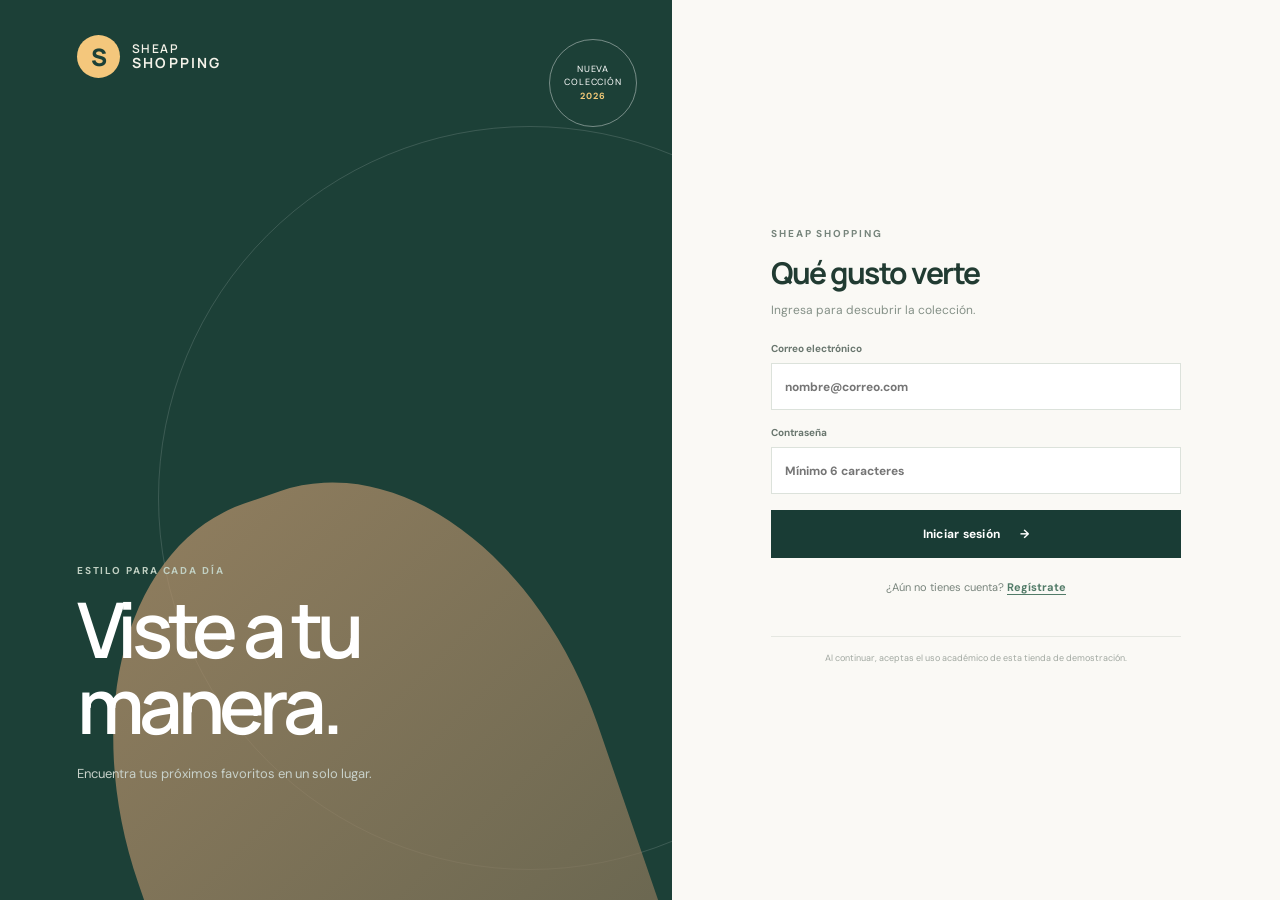
<file: frontend/index.html>
<!DOCTYPE html>
<html lang="es">
<head>
    <meta charset="UTF-8">
    <meta name="viewport" content="width=device-width, initial-scale=1.0">
    <meta name="theme-color" content="#193c35">
    <meta name="description" content="SHEAP SHOPPING: encuentra prendas con estilo para cada día.">
    <title>SHEAP SHOPPING · Tienda de ropa</title>
    <link rel="preconnect" href="https://fonts.googleapis.com">
    <link rel="preconnect" href="https://fonts.gstatic.com" crossorigin>
    <link href="https://fonts.googleapis.com/css2?family=DM+Sans:wght@400;500;600;700&family=Manrope:wght@400;500;600;700;800&display=swap" rel="stylesheet">
    <link href="./src/styles/shop.css" rel="stylesheet">
</head>
<body>
    <div id="app"></div>
    <script type="module" src="./src/main.js"></script>
</body>
</html>
</file>
<file: frontend/src/styles/shop.css>
:root{font-family:'DM Sans',sans-serif;color:#1c2825;background:#faf9f5;font-synthesis:none;text-rendering:optimizeLegibility;--ink:#193c35;--forest:#214f45;--moss:#dce7df;--cream:#f4f0e6;--muted:#7c8580;--line:#e5e7e1;--paper:#fff;--orange:#e9a864}*{box-sizing:border-box}html{scroll-behavior:smooth}body{margin:0;min-width:320px}button,input,select,textarea{font:inherit}button{cursor:pointer}button:disabled{opacity:.55;cursor:not-allowed}.sr-only{position:absolute;width:1px;height:1px;padding:0;margin:-1px;overflow:hidden;clip:rect(0,0,0,0);white-space:nowrap;border:0}.shop-shell{min-height:100vh;background:#faf9f5}.topbar{height:88px;background:rgba(250,249,245,.96);display:flex;align-items:center;justify-content:space-between;padding:0 clamp(20px,5vw,78px);border-bottom:1px solid var(--line);position:sticky;top:0;z-index:10;backdrop-filter:blur(16px)}.brand{display:flex;align-items:center;gap:12px;text-decoration:none;color:var(--ink);font-family:Manrope,sans-serif;font-size:12px;line-height:1.15;letter-spacing:.12em;font-weight:600}.brand b{font-size:14px;letter-spacing:.16em}.brand-mark{display:grid;place-items:center;width:43px;height:43px;border-radius:50%;background:var(--ink);color:#f8c975;font-family:Manrope,sans-serif;font-size:24px;font-weight:800;letter-spacing:-.08em}.main-nav{height:100%;display:flex;align-items:center;gap:8px}.nav-item{border:0;background:transparent;color:#69746e;font-size:13px;font-weight:600;padding:12px 17px;border-radius:30px;transition:.2s}.nav-item:hover,.nav-item.active{background:#e8eee8;color:var(--ink)}.nav-count{display:inline-grid;place-items:center;background:#f3c778;color:#253c35;border-radius:50%;min-width:21px;height:21px;font-size:11px;margin-left:6px;padding:0 5px}.user-menu{display:flex;align-items:center;gap:10px}.user-avatar{width:36px;height:36px;border-radius:50%;background:#e6ece5;color:var(--ink);display:grid;place-items:center;font-weight:700}.user-greeting{display:grid;gap:2px;min-width:94px}.user-greeting b{font-size:12px;color:#28342f;max-width:130px;overflow:hidden;text-overflow:ellipsis;white-space:nowrap}.user-greeting small{font-size:10px;color:var(--muted)}.logout-button{border:1px solid var(--line);background:transparent;width:36px;height:36px;border-radius:50%;font-size:17px;color:#57645e}.logout-button:hover{background:#f0e9df}.mobile-menu-button,.mobile-nav{display:none}.page-content{max-width:1440px;margin:auto;padding:0 clamp(20px,5vw,78px) 70px}.hero{min-height:520px;position:relative;display:grid;grid-template-columns:1.05fr .95fr;align-items:center;margin:25px 0 85px;background:#e9eee7;overflow:hidden}.hero-copy{position:relative;z-index:2;padding:clamp(38px,7vw,100px)}.eyebrow{margin:0 0 14px;color:#76847b;font-size:10px;font-weight:700;letter-spacing:.19em}.hero h1,.page-intro h1{font-family:Manrope,sans-serif;font-size:clamp(40px,5vw,70px);line-height:1.03;letter-spacing:-.065em;margin:0;color:#1a342e;font-weight:700}.hero h1 em{font-family:Georgia,serif;font-weight:400;color:#9a7147}.hero-copy>p:not(.eyebrow){max-width:380px;font-size:14px;line-height:1.8;color:#737d77;margin:22px 0 28px}.button{border:0;min-height:48px;padding:0 22px;display:inline-flex;align-items:center;justify-content:center;gap:20px;font-size:12px;font-weight:700;letter-spacing:.02em;transition:transform .2s,background .2s,color .2s}.button:hover{transform:translateY(-1px)}.button-dark{background:var(--ink);color:white}.button-dark:hover{background:#285b4f}.button-cream{background:#f7f4eb;color:#29463d}.button-outline{background:transparent;color:var(--ink);border:1px solid #ccd5ce}.full{width:100%}.hero-art{position:relative;align-self:stretch;background:#bac9bd;overflow:hidden}.hero-art:before{content:"";position:absolute;width:60%;height:115%;border-radius:48% 48% 12% 12%;background:#d7bfa0;top:15%;left:20%;transform:rotate(10deg)}.hero-art:after{content:"";position:absolute;width:35%;height:94%;border-radius:48% 48% 6% 6%;background:#344941;top:22%;left:33%;transform:rotate(7deg);box-shadow:95px 55px 0 -20px #7e5842}.hero-shape{position:absolute;z-index:1;border:1px solid rgba(255,255,255,.48);border-radius:50%}.shape-one{width:76%;height:82%;top:8%;left:12%}.shape-two{width:96%;height:102%;top:0;left:2%}.hero-number{position:absolute;z-index:2;left:30px;top:28px;font-family:Manrope,sans-serif;font-size:30px;color:#fff}.hero-number span{font-size:12px;color:#ecddbd}.hero-caption{position:absolute;z-index:3;bottom:28px;left:30px;color:#fff;font-size:9px;letter-spacing:.16em;line-height:1.8}.hero-caption b{font-size:11px}.hero-side-label{position:absolute;right:13px;top:50%;writing-mode:vertical-rl;transform:translateY(-50%);font-size:9px;letter-spacing:.19em;color:#738078}.catalog-section{padding:0 0 70px}.section-head,.panel-heading{display:flex;align-items:end;justify-content:space-between;margin-bottom:25px}.section-head h2,.panel-heading h2{font-family:Manrope,sans-serif;font-size:34px;letter-spacing:-.06em;margin:0;color:#243a32}.item-count{font-size:11px;color:#858c86}.catalog-controls{display:flex;align-items:center;justify-content:space-between;gap:20px;margin-bottom:27px}.category-tabs{display:flex;gap:6px;flex-wrap:wrap}.category-tab{border:1px solid transparent;background:transparent;padding:9px 15px;border-radius:24px;font-size:11px;color:#748078}.category-tab:hover,.category-tab.selected{border-color:#244b40;background:#244b40;color:white}.search-box{display:flex;align-items:center;gap:9px;border-bottom:1px solid #bdc7c0;padding:8px 2px;min-width:210px;color:#7d8980}.search-box span{font-size:25px;line-height:15px}.search-box input{width:100%;border:0;outline:0;background:transparent;font-size:12px;color:#303c36}.product-grid{display:grid;grid-template-columns:repeat(4,minmax(0,1fr));gap:24px 18px}.product-card{background:white;min-width:0}.product-photo{height:300px;background:#e8e9e3;position:relative;overflow:hidden;display:grid;place-items:center}.product-photo:before{content:"";position:absolute;width:57%;height:86%;top:14%;left:22%;border-radius:43% 43% 14% 14%;background:linear-gradient(135deg,#c6d0c8,#e7dfd0);opacity:.62}.product-photo img{position:absolute;inset:0;width:100%;height:100%;object-fit:cover;z-index:1}.product-index{position:absolute;z-index:2;left:14px;top:14px;background:#faf9f3e8;border-radius:20px;padding:7px 10px;font-size:9px;text-transform:uppercase;letter-spacing:.1em;color:#52675c}.sold-out{position:absolute;z-index:2;right:12px;top:14px;background:#193c35;color:white;padding:6px 9px;font-size:9px}.quick-add{position:absolute;z-index:3;right:13px;bottom:13px;border:0;width:38px;height:38px;border-radius:50%;background:#f9f8f0;color:#1f493d;font-size:23px;box-shadow:0 4px 18px #263c3020}.product-info{padding:17px 15px 15px}.product-heading{display:flex;align-items:flex-start;justify-content:space-between;gap:8px}.product-category{margin:0 0 5px;text-transform:uppercase;letter-spacing:.14em;font-size:9px;color:#849087}.product-heading h3{margin:0;font:600 14px Manrope,sans-serif;color:#25362f}.product-heading strong{font-size:12px;color:#243c33;white-space:nowrap}.product-description{height:32px;overflow:hidden;font-size:11px;line-height:1.5;color:#8a928d;margin:10px 0 13px}.product-buy{display:grid;grid-template-columns:1fr 60px;gap:8px;margin-bottom:10px}.select-wrap select,.qty-wrap input{height:38px;width:100%;border:1px solid #e0e5df;background:#fff;border-radius:2px;padding:0 10px;color:#3d4c44;font-size:11px;outline-color:#517b68}.qty-wrap input{text-align:center;padding:0}.product-info .button{min-height:41px;font-size:10px;justify-content:space-between}.promise-row{border-top:1px solid var(--line);padding:30px 0;display:grid;grid-template-columns:repeat(3,1fr);gap:25px}.promise-row>div{display:grid;grid-template-columns:30px 1fr;column-gap:10px;align-items:center}.promise-row>div>span{grid-row:1/3;font:600 12px Manrope,sans-serif;color:#ac8a61}.promise-row b{font:600 12px Manrope,sans-serif}.promise-row small{font-size:10px;color:#88928a;margin-top:4px}.page-intro{padding:72px 0 34px;border-bottom:1px solid var(--line);margin-bottom:32px}.page-intro h1{font-size:clamp(40px,5vw,58px)}.page-intro>p:last-child{font-size:13px;color:#7f8982;margin:12px 0 0}.title-dot{color:#b88854}.cart-layout{display:grid;grid-template-columns:minmax(0,1.65fr) minmax(280px,.8fr);gap:55px;align-items:start}.cart-row{display:grid;grid-template-columns:90px 1fr 100px 120px 28px;align-items:center;gap:16px;padding:17px 0;border-bottom:1px solid var(--line)}.cart-thumb{height:100px;background:#e8ebe5;display:grid;place-items:center;color:#799081;overflow:hidden}.cart-thumb img{width:100%;height:100%;object-fit:cover}.cart-thumb span{font:32px Georgia,serif}.cart-product small,.cart-price small{font-size:9px;text-transform:uppercase;letter-spacing:.1em;color:#8a968e}.cart-product h3{font:600 14px Manrope,sans-serif;margin:7px 0;color:#273b32}.cart-product p{font-size:11px;color:#7c8780;margin:0}.cart-quantity{display:flex;align-items:center;gap:12px}.cart-quantity button{height:27px;width:27px;border:1px solid #d9e1d9;background:white;color:#345247}.cart-quantity span{font-size:12px}.cart-price{display:grid;gap:5px;text-align:right}.cart-price b{font-size:12px}.cart-price small:last-child{font-size:10px;text-transform:none;letter-spacing:0}.remove-item{background:none;border:0;color:#999;font-size:22px}.remove-item:hover{color:#9b4d40}.text-action,.link-button{border:0;background:none;padding:8px 0;color:#527b68;font-size:11px;font-weight:700;text-decoration:underline;text-underline-offset:3px}.cart-list>.text-action{margin-top:17px}.order-summary{background:#eef1eb;padding:26px 24px}.order-summary h2{font:700 21px Manrope,sans-serif;margin:0 0 23px;color:#243a32}.summary-line,.summary-total{display:flex;align-items:center;justify-content:space-between;gap:12px;padding:13px 0;border-bottom:1px solid #dce2da;font-size:11px;color:#78837b}.summary-line span:last-child{font-size:10px;text-align:right}.summary-total{border:0;padding:18px 0;color:#263a32;font-size:13px}.summary-total b{font:700 21px Manrope,sans-serif}.summary-note{font-size:10px;line-height:1.6;color:#808b82;margin:4px 0 16px}.order-summary .button+.button{margin-top:9px}.empty-cart,.empty-state{text-align:center;padding:70px 20px;color:#7f8982}.empty-bag{width:68px;height:68px;border-radius:50%;background:#e8eee7;color:#315a4b;display:grid;place-items:center;margin:0 auto 23px;font:800 28px Manrope,sans-serif}.empty-cart h2,.empty-state h3{font:600 21px Manrope,sans-serif;color:#263a32;margin:5px 0 8px}.empty-cart>p:not(.eyebrow),.empty-state p{font-size:12px;margin:0 auto 22px}.empty-state{grid-column:1/-1}.empty-state>span{font-size:32px;color:#a88358}.orders-toolbar{display:flex;align-items:center;justify-content:space-between;margin-bottom:20px}.order-stats{display:flex;align-items:center;gap:10px}.order-stats b{font:700 22px Manrope,sans-serif;color:var(--ink)}.order-stats span{font-size:11px;color:#838d85}.orders-grid{display:grid;grid-template-columns:repeat(2,minmax(0,1fr));gap:16px}.order-card{border:1px solid var(--line);background:white;padding:20px 21px}.order-top{display:flex;justify-content:space-between;align-items:flex-start}.order-top small{font-size:9px;letter-spacing:.13em;color:#8b958d}.order-top h3{font:600 13px Manrope,sans-serif;margin:6px 0 0}.status-pill{display:inline-block;border-radius:20px;padding:6px 10px;font-size:9px;font-weight:700;text-transform:capitalize}.status-pendiente{background:#f8f0da;color:#99712d}.status-aprobado{background:#e3f0e7;color:#397250}.status-rechazado{background:#f8e8e4;color:#a15345}.order-items{border-top:1px solid #edf0eb;border-bottom:1px solid #edf0eb;margin-top:17px;padding:11px 0}.order-items>div{display:flex;justify-content:space-between;gap:15px;padding:6px 0;font-size:10px;color:#56645c}.order-items small{color:#919991}.order-items b{white-space:nowrap;color:#283a32}.order-bottom{display:flex;justify-content:space-between;align-items:center;padding-top:12px;color:#818b84;font-size:10px}.order-bottom strong{font:700 17px Manrope,sans-serif;color:#273b33}.admin-intro{padding-bottom:25px}.admin-tabs{display:flex;gap:7px;flex-wrap:wrap;margin:0 0 23px}.admin-tab{border:1px solid #dce3dc;background:transparent;padding:9px 15px;border-radius:20px;color:#78847c;font-size:11px}.admin-tab.selected{background:var(--ink);border-color:var(--ink);color:white}.admin-panel{background:white;border:1px solid var(--line);padding:clamp(18px,3vw,34px)}.admin-panel .panel-heading{align-items:center;margin-bottom:22px}.panel-heading h2{font-size:26px}.admin-form{padding:20px;background:#f6f7f3;margin-bottom:26px}.admin-form h3{margin:0 0 16px;font:600 14px Manrope,sans-serif}.form-grid{display:grid;grid-template-columns:repeat(2,minmax(0,1fr));gap:13px}.form-grid .wide{grid-column:1/-1}.admin-form label,.inline-form label,.order-controls label{display:grid;gap:6px;font-size:10px;font-weight:600;color:#68756c}.admin-form input,.admin-form select,.admin-form textarea,.inline-form input,.inline-form select,.order-controls select{width:100%;min-height:39px;border:1px solid #dfe4dd;background:#fff;padding:9px 10px;outline-color:#638b72;color:#2c3b34;font-size:11px}.admin-form textarea{resize:vertical}.form-actions{display:flex;align-items:center;gap:10px;margin-top:15px}.form-actions .button{min-height:39px}.check-label{display:flex!important;align-items:center;gap:7px;margin-right:auto}.check-label input{width:auto;min-height:0}.table-wrap{width:100%;overflow-x:auto}table{width:100%;border-collapse:collapse;text-align:left;min-width:650px}th{padding:11px 12px;background:#f7f8f5;color:#89928a;font-size:9px;text-transform:uppercase;letter-spacing:.1em;font-weight:700}td{padding:13px 12px;border-bottom:1px solid #edf0eb;color:#58645d;font-size:11px}td b{color:#2a3932;font-weight:600}td small{display:block;max-width:220px;overflow:hidden;text-overflow:ellipsis;white-space:nowrap;color:#929b94;font-size:9px;margin-top:4px}.row-actions{white-space:nowrap}.row-actions button{border:0;background:transparent;color:#48715f;font-weight:600;font-size:10px;padding:4px 7px}.row-actions button:hover{text-decoration:underline}.table-empty{text-align:center;padding:30px;color:#879188}.inline-form{display:flex;align-items:end;gap:10px;background:#f6f7f3;padding:16px;margin-bottom:22px;flex-wrap:wrap}.inline-form label{flex:1;min-width:110px}.inline-form .button{min-height:39px;white-space:nowrap}.stock-form{display:flex;align-items:center;gap:8px}.stock-form input{width:85px;border:1px solid #dfe4dd;height:34px;padding:0 8px}.stock-form .text-action{padding:6px}.stock-value{color:#437653;font-weight:600}.stock-empty{color:#a35b4e;font-size:10px;font-weight:600}.admin-orders-list{display:grid;gap:14px}.admin-order{border:1px solid var(--line);padding:16px;display:grid;grid-template-columns:1fr auto;gap:18px;align-items:center}.admin-order .order-card{border:0;padding:0}.admin-order .order-card .order-items{max-height:120px;overflow:auto}.order-controls{display:flex;align-items:end;gap:9px}.order-controls label{min-width:120px}.order-controls .button{min-height:39px;white-space:nowrap;font-size:10px;padding:0 13px}.sales-cards{display:grid;grid-template-columns:repeat(4,1fr);gap:12px;margin:20px 0 28px}.sales-cards article{background:#f1f4ef;padding:19px;display:grid;gap:8px}.sales-cards small{font-size:8px;letter-spacing:.12em;color:#7f8b81;font-weight:700}.sales-cards b{font:700 22px Manrope,sans-serif;color:#244237}.sales-cards span{font-size:9px;color:#8b958e}.site-footer{max-width:1440px;margin:0 auto;padding:24px clamp(20px,5vw,78px);border-top:1px solid var(--line);display:flex;justify-content:space-between;gap:20px;color:#929a94;font-size:9px;letter-spacing:.04em}.site-footer span:first-child{font-weight:700;letter-spacing:.15em;color:#4b6357}.toast{position:fixed;z-index:30;top:100px;right:25px;max-width:min(420px,calc(100vw - 40px));padding:14px 43px 14px 17px;box-shadow:0 8px 28px #193c351c;background:#e8f1e7;color:#385d45;font-size:12px}.toast.error,.notice.error{background:#f7e9e5;color:#944c3d}.toast button{position:absolute;right:12px;top:8px;border:0;background:none;color:inherit;font-size:20px}.notice{padding:12px;background:#e8f1e7;color:#385d45;font-size:11px;margin:15px 0}.auth-page{min-height:100vh;display:grid;grid-template-columns:1.05fr .95fr;background:#faf9f5}.auth-showcase{position:relative;min-height:100vh;overflow:hidden;background:#1c4037;padding:35px clamp(28px,6vw,86px);color:white;display:flex;flex-direction:column;justify-content:space-between}.brand-light{color:#f4f2e9;align-self:flex-start}.brand-light .brand-mark{background:#f4c77c;color:#1c4037}.showcase-copy{position:relative;z-index:1;margin:0 0 70px}.showcase-copy .eyebrow{color:#c1d0c3}.showcase-copy h1{font:600 clamp(48px,6vw,83px)/.99 Manrope,sans-serif;letter-spacing:-.07em;max-width:550px;margin:0}.showcase-copy>p:last-child{color:#c8d1ca;font-size:13px;margin-top:22px}.auth-showcase:before{content:"";position:absolute;width:58vw;height:58vw;border:1px solid #ffffff24;border-radius:50%;right:-18vw;top:14vh}.auth-showcase:after{content:"";position:absolute;width:38vw;height:55vw;border-radius:46% 46% 8% 8%;right:4vw;bottom:-22vw;background:linear-gradient(155deg,#b8936c,#796d55);opacity:.75;transform:rotate(-19deg)}.showcase-stamp{position:absolute;z-index:2;right:35px;top:39px;border:1px solid #ffffff66;border-radius:50%;width:88px;height:88px;display:grid;place-content:center;text-align:center;font-size:9px;letter-spacing:.1em;line-height:1.5}.showcase-stamp b{color:#f2c978}.auth-panel{display:grid;place-items:center;padding:30px}.auth-card{width:min(410px,100%)}.auth-card h2{font:700 30px Manrope,sans-serif;letter-spacing:-.05em;margin:0;color:#213b32}.auth-card>.muted{font-size:12px;color:#849087;margin:9px 0 24px}.form-stack{display:grid;gap:16px}.form-stack label{display:grid;gap:8px;font-size:10px;color:#69766e;font-weight:700}.form-stack input{height:47px;border:1px solid #dce2db;background:#fff;padding:0 13px;outline-color:#658873;font-size:12px}.auth-switch{text-align:center;font-size:11px;color:#78847c;margin-top:22px}.link-button{padding:0 0 2px;font-size:11px}.auth-footnote{margin-top:40px;padding-top:15px;border-top:1px solid var(--line);text-align:center;font-size:9px;color:#a1a8a1}.auth-card .eyebrow{margin-bottom:12px}
@media(max-width:1050px){.product-grid{grid-template-columns:repeat(3,minmax(0,1fr))}.hero{min-height:440px}.cart-layout{gap:28px}.cart-row{grid-template-columns:75px 1fr 90px 105px 24px;gap:11px}.product-photo{height:260px}}
@media(max-width:760px){.topbar{height:72px;padding:0 18px}.main-nav,.user-greeting,.user-menu>.logout-button{display:none}.user-menu{margin-left:auto;margin-right:12px}.mobile-menu-button{display:block;border:1px solid var(--line);background:transparent;border-radius:50%;height:38px;width:38px;color:var(--ink);font-size:17px}.mobile-nav{position:sticky;top:72px;z-index:9;background:#faf9f5;border-bottom:1px solid var(--line);padding:8px 15px;display:none;grid-template-columns:repeat(2,1fr);gap:5px}.mobile-nav.open{display:grid}.mobile-nav .nav-item{text-align:left}.page-content{padding:0 17px 45px}.hero{grid-template-columns:1fr;min-height:0;margin:16px 0 57px}.hero-copy{padding:40px 27px 35px}.hero h1{font-size:49px}.hero-art{height:300px}.hero-side-label{display:none}.hero-caption{left:20px;bottom:20px}.hero-number{left:20px;top:20px}.catalog-controls{align-items:stretch;flex-direction:column}.category-tabs{flex-wrap:nowrap;overflow-x:auto;padding-bottom:4px}.category-tab{white-space:nowrap}.search-box{min-width:0;width:100%}.product-grid{grid-template-columns:repeat(2,minmax(0,1fr));gap:13px 10px}.product-photo{height:clamp(170px,48vw,260px)}.product-info{padding:12px 10px}.product-heading{display:grid;gap:7px}.product-heading h3{font-size:12px}.product-description{font-size:10px;height:30px}.product-buy{grid-template-columns:1fr 44px;gap:5px}.select-wrap select{padding:0 5px;font-size:10px}.product-info .button{font-size:9px;gap:7px;padding:0 10px}.promise-row{grid-template-columns:1fr;gap:17px}.promise-row>div{max-width:300px}.section-head h2{font-size:29px}.page-intro{padding:48px 0 25px}.cart-layout{grid-template-columns:1fr;gap:25px}.cart-row{grid-template-columns:62px minmax(90px,1fr) auto 25px;gap:8px}.cart-thumb{height:75px}.cart-product h3{font-size:11px}.cart-product p{font-size:10px}.cart-quantity{grid-column:2;grid-row:2;margin-top:-23px}.cart-price{grid-column:3;grid-row:1/3}.remove-item{grid-column:4;grid-row:1/3}.orders-grid{grid-template-columns:1fr}.order-card{padding:16px}.admin-panel{padding:16px}.admin-orders-list{gap:12px}.admin-order{grid-template-columns:1fr}.order-controls{width:100%;justify-content:space-between}.sales-cards{grid-template-columns:repeat(2,1fr)}.site-footer{padding:19px 17px;flex-wrap:wrap;font-size:8px}.auth-page{grid-template-columns:1fr}.auth-showcase{min-height:250px;padding:20px 23px}.showcase-copy{margin:35px 0 7px}.showcase-copy h1{font-size:42px}.showcase-copy>p:last-child{font-size:11px;margin:12px 0 5px}.showcase-stamp{width:62px;height:62px;right:18px;top:18px;font-size:7px}.auth-showcase:before{width:300px;height:300px;right:-160px;top:-65px}.auth-showcase:after{width:130px;height:240px;right:14px;bottom:-155px}.auth-panel{padding:35px 24px}.auth-card h2{font-size:26px}.auth-footnote{margin-top:26px}.form-grid{grid-template-columns:1fr}.form-grid .wide{grid-column:auto}.form-actions{flex-wrap:wrap}.check-label{width:100%}.inline-form{align-items:stretch}.inline-form label{min-width:calc(50% - 8px)}.inline-form .button{flex:1}.panel-heading h2{font-size:23px}}
@media(max-width:390px){.product-grid{grid-template-columns:1fr}.product-photo{height:340px}.product-heading{display:flex}.product-info{padding:15px}.product-description{height:auto}.cart-row{grid-template-columns:55px 1fr 24px}.cart-quantity{grid-column:2;grid-row:2}.cart-price{grid-column:2;grid-row:3;text-align:left;display:flex;align-items:center;gap:8px;flex-wrap:wrap}.cart-price small:first-child{display:none}.remove-item{grid-column:3;grid-row:1}.sales-cards{grid-template-columns:1fr 1fr}.sales-cards article{padding:13px}.sales-cards b{font-size:17px}}
.image-upload-field{display:grid;grid-template-columns:minmax(0,1fr) 110px;align-items:center;gap:12px}.image-upload-field label{display:grid;gap:7px;font-size:10px;font-weight:600;color:#68756c}.image-upload-field input[type=file]{width:100%;min-width:0;min-height:39px;border:1px solid #dfe4dd;background:#fff;padding:7px;font-size:10px}.image-upload-field small{font-size:9px;color:#929b94;font-weight:400}.image-preview{height:88px;display:grid;place-items:center;background:#e8ebe5;color:#818d84;font-size:9px;text-align:center;overflow:hidden}.image-preview img{width:100%;height:100%;object-fit:cover}
</file>
